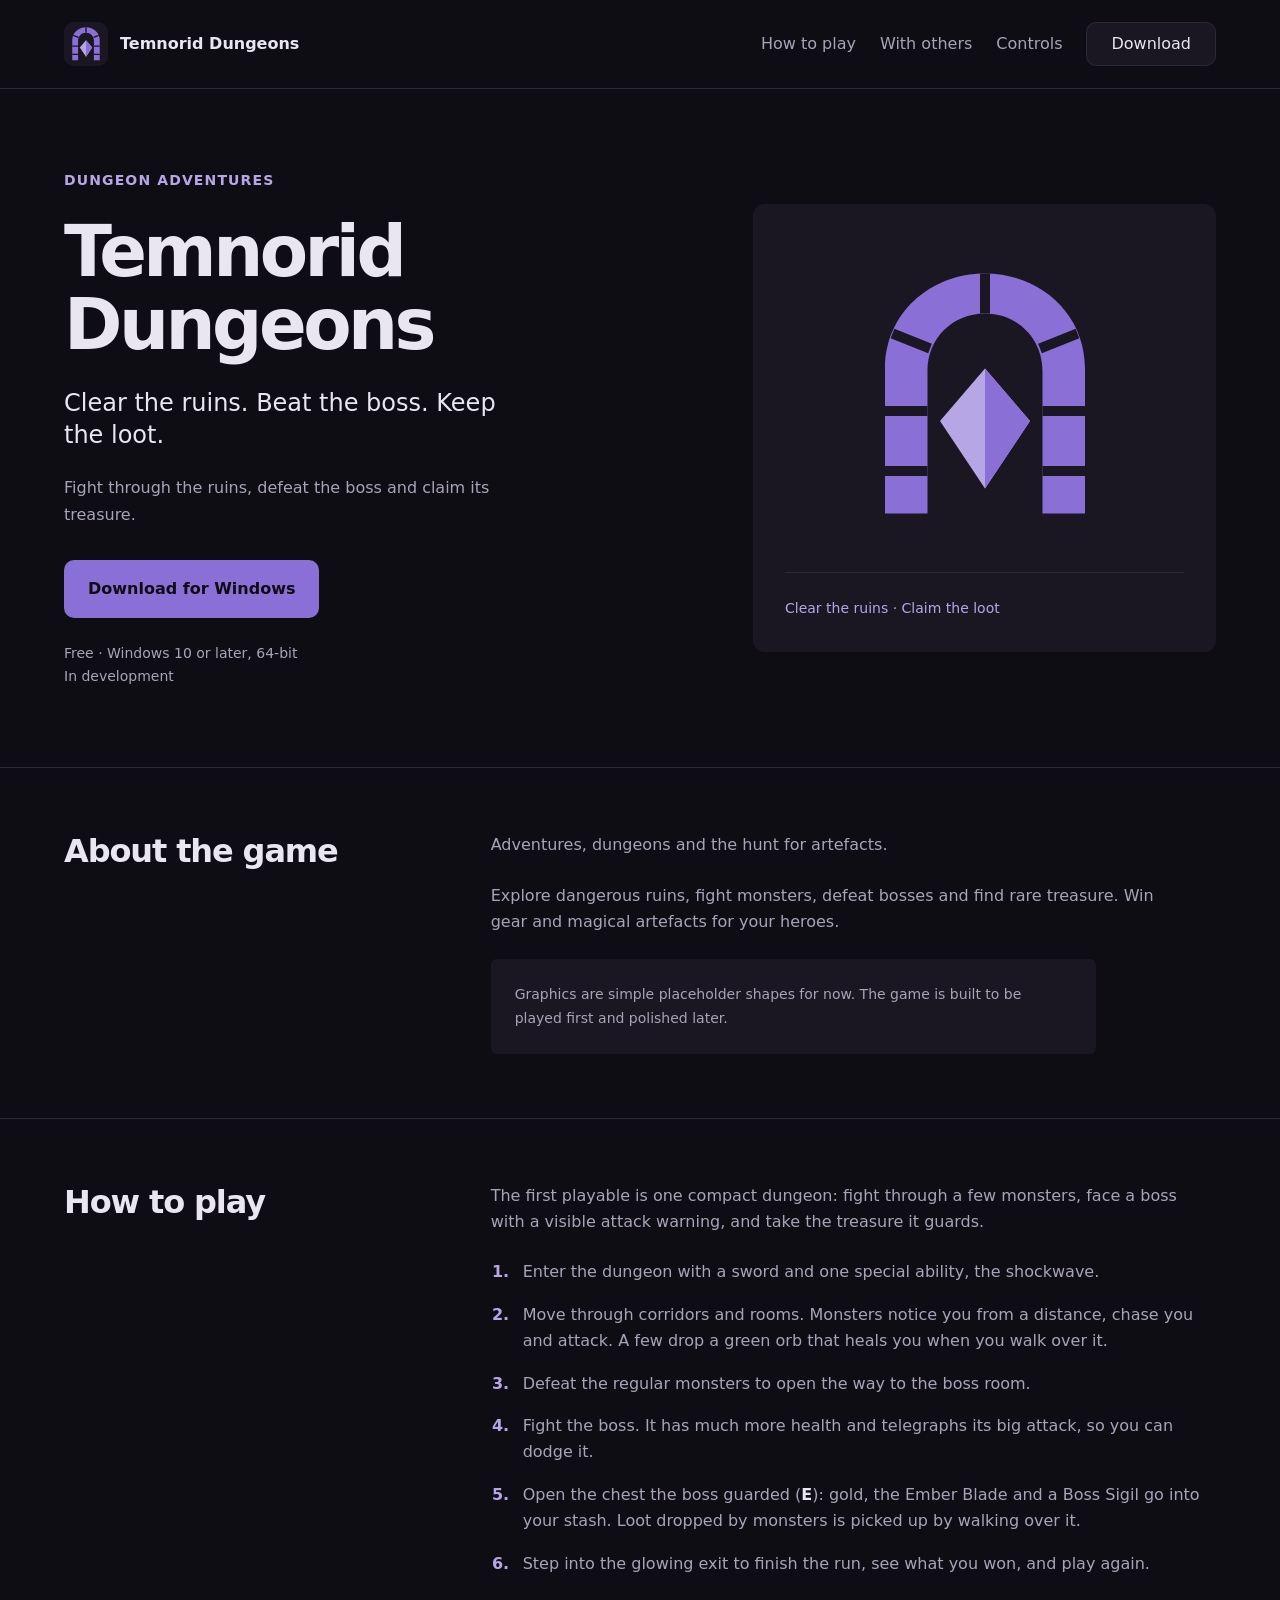
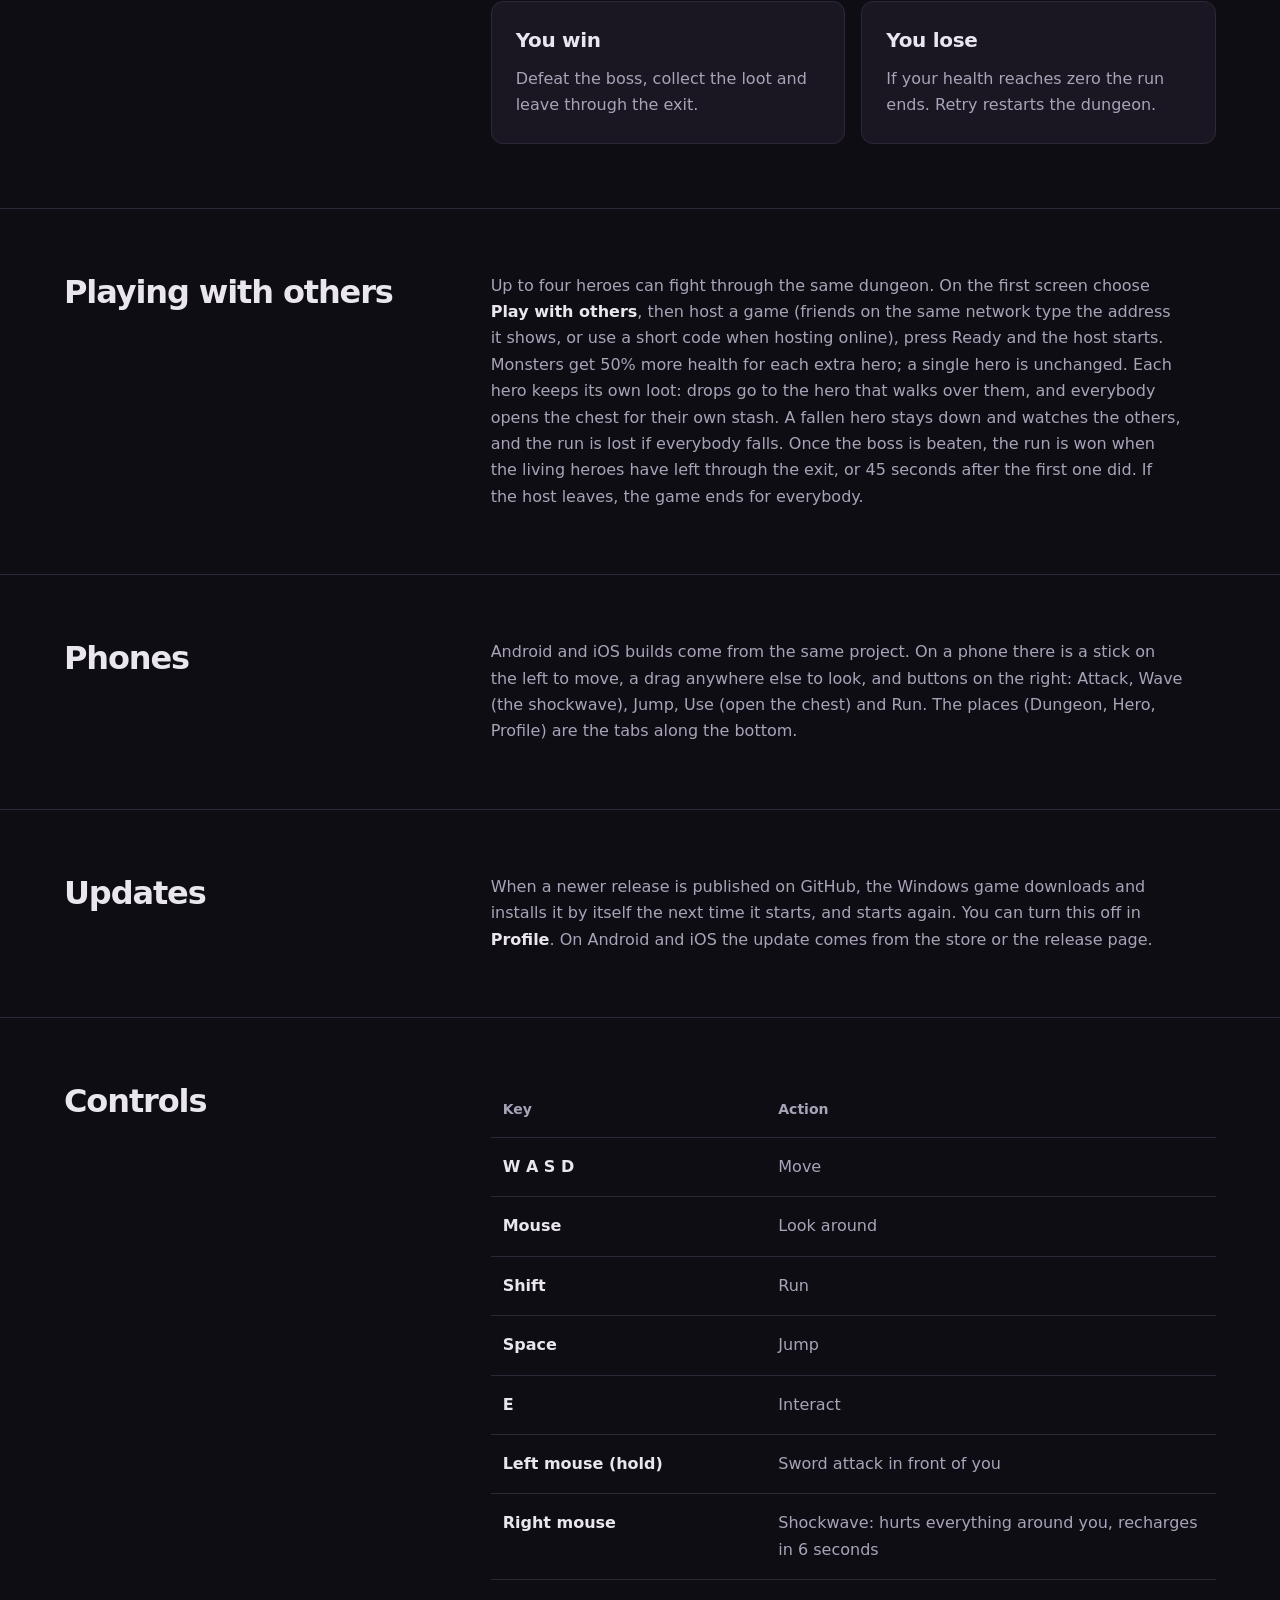
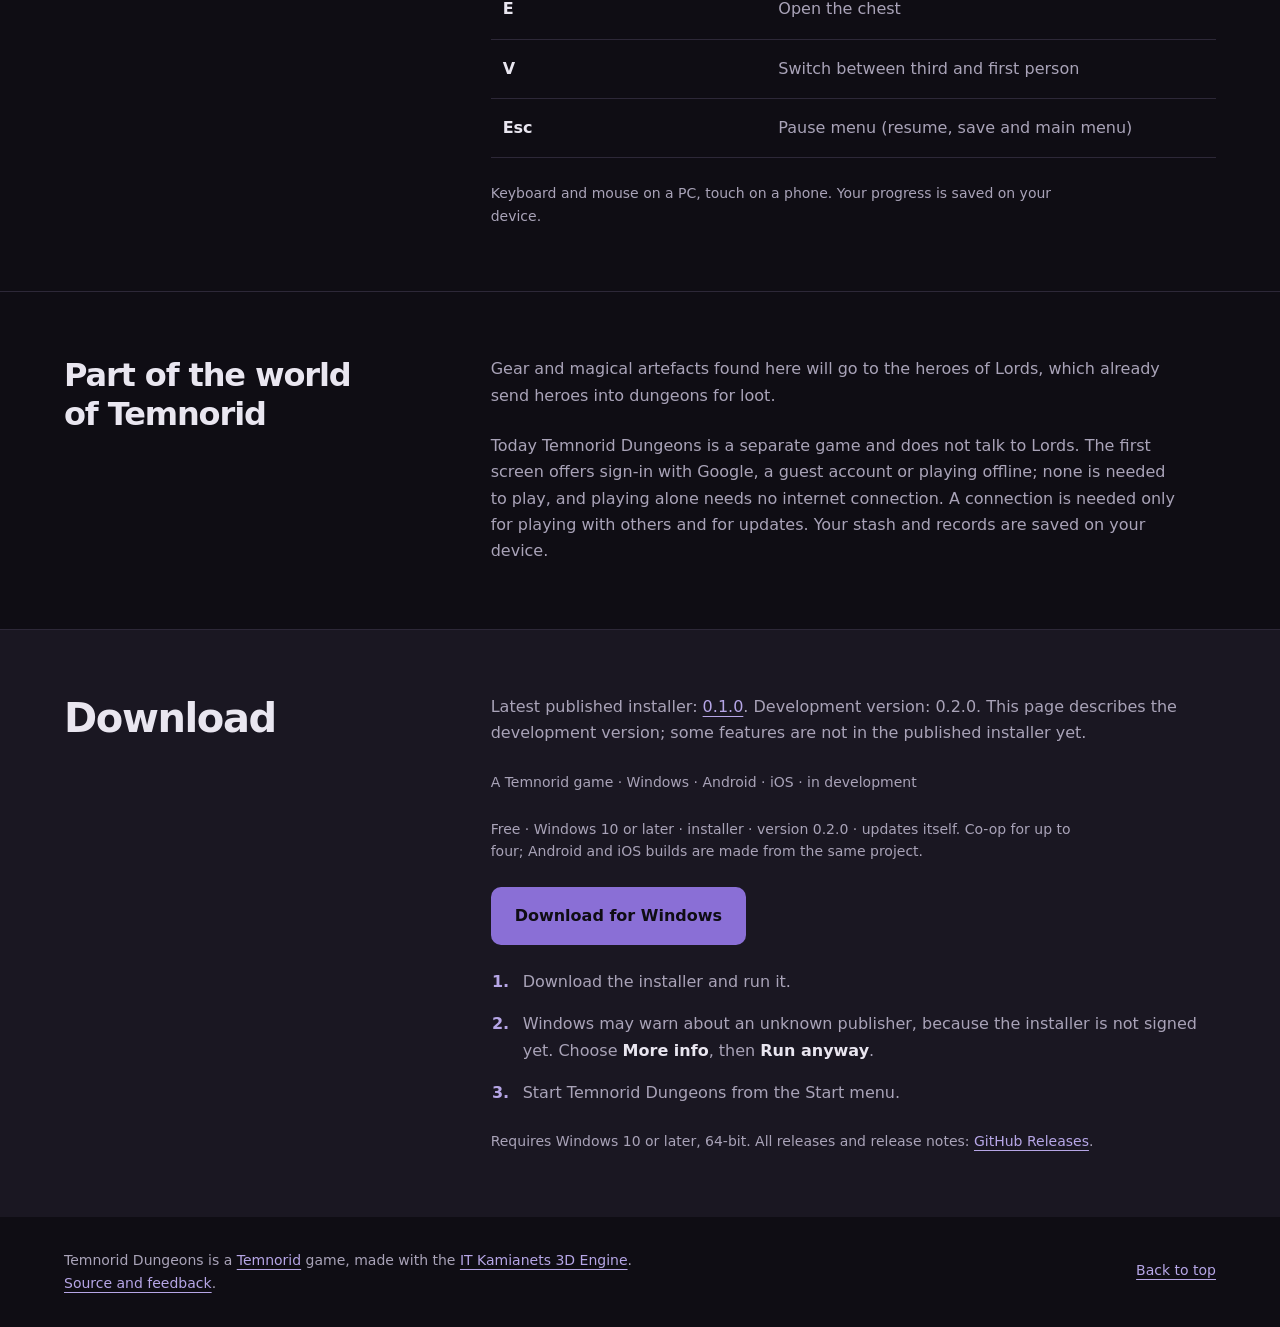
<file: docs/index.html>
<!doctype html>
<html lang="en">
<head>
	<meta charset="utf-8">
	<meta name="viewport" content="width=device-width, initial-scale=1">
	<title>Temnorid Dungeons</title>
	<meta name="description" content="Explore ruins, fight monsters and defeat the boss in Temnorid Dungeons. Collect gold and artefacts, solo or with up to three friends on Windows.">
	<link rel="canonical" href="https://dungeons.temnorid.com/">
	<link rel="icon" href="/favicon.ico" sizes="16x16 32x32 48x48">
	<link rel="icon" type="image/png" href="/favicon.png" sizes="48x48">
	<link rel="icon" type="image/svg+xml" href="/favicon.svg" sizes="any">
	<link rel="apple-touch-icon" href="/apple-touch-icon.png" sizes="180x180">
	<meta property="og:type" content="website">
	<meta property="og:site_name" content="Temnorid Dungeons">
	<meta property="og:title" content="Temnorid Dungeons">
	<meta property="og:description" content="Explore ruins, fight monsters and defeat the boss in Temnorid Dungeons. Collect gold and artefacts, solo or with up to three friends on Windows.">
	<meta property="og:url" content="https://dungeons.temnorid.com/">
	<meta property="og:locale" content="en_US">
	<meta property="og:image" content="https://dungeons.temnorid.com/seo-image.png">
	<meta property="og:image:type" content="image/png">
	<meta property="og:image:width" content="1200">
	<meta property="og:image:height" content="630">
	<meta property="og:image:alt" content="Temnorid Dungeons — Clear the ruins · Claim the loot">
	<meta name="twitter:card" content="summary_large_image">
	<meta name="twitter:title" content="Temnorid Dungeons">
	<meta name="twitter:description" content="Explore ruins, fight monsters and defeat the boss in Temnorid Dungeons. Collect gold and artefacts, solo or with up to three friends on Windows.">
	<meta name="twitter:image" content="https://dungeons.temnorid.com/seo-image.png">
	<meta name="twitter:image:alt" content="Temnorid Dungeons — Clear the ruins · Claim the loot">
	<meta name="theme-color" content="#0f0d14">
	<script type="application/ld+json">
{
  "@context": "https://schema.org",
  "@graph": [
    {
      "@type": "WebSite",
      "@id": "https://dungeons.temnorid.com/#website",
      "name": "Temnorid Dungeons",
      "url": "https://dungeons.temnorid.com/",
      "inLanguage": "en",
      "image": "https://dungeons.temnorid.com/seo-image.png",
      "about": {
        "@id": "https://dungeons.temnorid.com/#game"
      }
    },
    {
      "@type": "WebPage",
      "@id": "https://dungeons.temnorid.com/#webpage",
      "name": "Temnorid Dungeons",
      "url": "https://dungeons.temnorid.com/",
      "description": "Explore ruins, fight monsters and defeat the boss in Temnorid Dungeons. Collect gold and artefacts, solo or with up to three friends on Windows.",
      "isPartOf": {
        "@id": "https://dungeons.temnorid.com/#website"
      },
      "about": {
        "@id": "https://dungeons.temnorid.com/#game"
      },
      "primaryImageOfPage": {
        "@type": "ImageObject",
        "url": "https://dungeons.temnorid.com/seo-image.png",
        "width": 1200,
        "height": 630
      }
    },
    {
      "@type": "VideoGame",
      "@id": "https://dungeons.temnorid.com/#game",
      "name": "Temnorid Dungeons",
      "url": "https://dungeons.temnorid.com/",
      "description": "Explore ruins, fight monsters and defeat the boss in Temnorid Dungeons. Collect gold and artefacts, solo or with up to three friends on Windows.",
      "image": "https://dungeons.temnorid.com/seo-image.png",
      "thumbnailUrl": "https://dungeons.temnorid.com/logo.png",
      "genre": "Action RPG",
      "gamePlatform": "Windows",
      "operatingSystem": "Windows 10 or later, 64-bit",
      "softwareVersion": "0.1.0",
      "downloadUrl": "https://github.com/WebArtWork/dungeons.temnorid.com/releases/latest/download/Temnorid-Dungeons-Setup.exe",
      "releaseNotes": "https://github.com/WebArtWork/dungeons.temnorid.com/releases/tag/v0.1.0",
      "isAccessibleForFree": true,
      "inLanguage": "en",
      "publisher": {
        "@type": "Organization",
        "name": "Temnorid",
        "url": "https://temnorid.com/"
      }
    }
  ]
}
</script>
	<link rel="stylesheet" href="./site.css">
</head>
<body>
<a class="skip-link" href="#main">Skip to content</a>
	<header class="site">
		<div class="wrap">
			<a class="brand" href="./"><img src="./logo.svg" alt="" width="44" height="44">Temnorid Dungeons</a>
			<nav aria-label="Main">
				<a href="#play">How to play</a>
				<a href="#together">With others</a>
				<a href="#controls">Controls</a>
				<a href="#download">Download</a>
			</nav>
		</div>
	</header>

	<main id="main" tabindex="-1">
		<div class="hero"><div class="wrap hero-grid"><div class="hero-copy">
				<p class="eyebrow">Dungeon adventures</p>
				<h1>Temnorid Dungeons</h1>
				<p class="tagline">Clear the ruins. Beat the boss. Keep the loot.</p>
				<p class="lead">Fight through the ruins, defeat the boss and claim its treasure.</p>
				<a class="btn" href="https://github.com/WebArtWork/dungeons.temnorid.com/releases/latest/download/Temnorid-Dungeons-Setup.exe">Download for Windows</a>
				<p class="fine">Free · Windows 10 or later, 64-bit<br>In development</p>
			</div><figure class="brand-art"><img src="./logo.svg" alt="" width="1024" height="1024"><figcaption>Clear the ruins · Claim the loot</figcaption></figure></div></div>

		<section id="about" aria-labelledby="about-title"><div class="wrap section-grid"><div class="section-intro"><h2 id="about-title">About the game</h2></div><div class="section-body"><p>Adventures, dungeons and the hunt for artefacts.</p>
				<p>Explore dangerous ruins, fight monsters, defeat bosses and find rare treasure. Win gear and magical artefacts for your heroes.</p>
				<p class="note">Graphics are simple placeholder shapes for now. The game is built to be played first and polished later.</p>
			</div></div></section>

		<section id="play" aria-labelledby="play-title"><div class="wrap section-grid"><div class="section-intro"><h2 id="play-title">How to play</h2></div><div class="section-body">
				<p>The first playable is one compact dungeon: fight through a few monsters, face a boss with a visible attack warning, and take the treasure it guards.</p>
				<ol>
					<li>Enter the dungeon with a sword and one special ability, the shockwave.</li>
					<li>Move through corridors and rooms. Monsters notice you from a distance, chase you and attack. A few drop a green orb that heals you when you walk over it.</li>
					<li>Defeat the regular monsters to open the way to the boss room.</li>
					<li>Fight the boss. It has much more health and telegraphs its big attack, so you can dodge it.</li>
					<li>Open the chest the boss guarded (<strong>E</strong>): gold, the Ember Blade and a Boss Sigil go into your stash. Loot dropped by monsters is picked up by walking over it.</li>
					<li>Step into the glowing exit to finish the run, see what you won, and play again.</li>
				</ol>
				<div class="cards">
					<div class="card"><h3>You win</h3><p>Defeat the boss, collect the loot and leave through the exit.</p></div>
					<div class="card"><h3>You lose</h3><p>If your health reaches zero the run ends. Retry restarts the dungeon.</p></div>
				</div>
			</div></div></section>

		<section id="together" aria-labelledby="together-title"><div class="wrap section-grid"><div class="section-intro"><h2 id="together-title">Playing with others</h2></div><div class="section-body">
				<p>Up to four heroes can fight through the same dungeon. On the first screen choose <strong>Play with others</strong>, then host a game (friends on the same network type the address it shows, or use a short code when hosting online), press Ready and the host starts. Monsters get 50% more health for each extra hero; a single hero is unchanged. Each hero keeps its own loot: drops go to the hero that walks over them, and everybody opens the chest for their own stash. A fallen hero stays down and watches the others, and the run is lost if everybody falls. Once the boss is beaten, the run is won when the living heroes have left through the exit, or 45 seconds after the first one did. If the host leaves, the game ends for everybody.</p>
			</div></div></section>

		<section id="phones" aria-labelledby="phones-title"><div class="wrap section-grid"><div class="section-intro"><h2 id="phones-title">Phones</h2></div><div class="section-body">
				<p>Android and iOS builds come from the same project. On a phone there is a stick on the left to move, a drag anywhere else to look, and buttons on the right: Attack, Wave (the shockwave), Jump, Use (open the chest) and Run. The places (Dungeon, Hero, Profile) are the tabs along the bottom.</p>
			</div></div></section>

		<section id="updates" aria-labelledby="updates-title"><div class="wrap section-grid"><div class="section-intro"><h2 id="updates-title">Updates</h2></div><div class="section-body">
				<p>When a newer release is published on GitHub, the Windows game downloads and installs it by itself the next time it starts, and starts again. You can turn this off in <strong>Profile</strong>. On Android and iOS the update comes from the store or the release page.</p>
			</div></div></section>

		<section id="controls" aria-labelledby="controls-title"><div class="wrap section-grid"><div class="section-intro"><h2 id="controls-title">Controls</h2></div><div class="section-body">
				<table>
					<thead><tr><th scope="col">Key</th><th scope="col">Action</th></tr></thead>
					<tbody>
						<tr><td>W A S D</td><td>Move</td></tr>
						<tr><td>Mouse</td><td>Look around</td></tr>
						<tr><td>Shift</td><td>Run</td></tr>
						<tr><td>Space</td><td>Jump</td></tr>
						<tr><td>E</td><td>Interact</td></tr>
						<tr><td>Left mouse (hold)</td><td>Sword attack in front of you</td></tr>
						<tr><td>Right mouse</td><td>Shockwave: hurts everything around you, recharges in 6 seconds</td></tr><tr><td>E</td><td>Open the chest</td></tr><tr><td>V</td><td>Switch between third and first person</td></tr>
						<tr><td>Esc</td><td>Pause menu (resume, save and main menu)</td></tr>
					</tbody>
				</table>
				<p class="fine">Keyboard and mouse on a PC, touch on a phone. Your progress is saved on your device.</p>
			</div></div></section>

		<section id="lords" aria-labelledby="lords-title"><div class="wrap section-grid"><div class="section-intro"><h2 id="lords-title">Part of the world of Temnorid</h2></div><div class="section-body">
				<p>Gear and magical artefacts found here will go to the heroes of Lords, which already send heroes into dungeons for loot.</p>
				<p>Today Temnorid Dungeons is a separate game and does not talk to Lords. The first screen offers sign-in with Google, a guest account or playing offline; none is needed to play, and playing alone needs no internet connection. A connection is needed only for playing with others and for updates. Your stash and records are saved on your device.</p>
			</div></div></section>

		<section id="download" aria-labelledby="download-title"><div class="wrap section-grid"><div class="section-intro"><h2 id="download-title">Download</h2></div><div class="section-body"><p class="release-status">Latest published installer: <a href="https://github.com/WebArtWork/dungeons.temnorid.com/releases/tag/v0.1.0">0.1.0</a>. Development version: 0.2.0. This page describes the development version; some features are not in the published installer yet.</p><p class="release-meta">A Temnorid game · Windows · Android · iOS · in development</p><p class="fine">Free · Windows 10 or later · installer · version 0.2.0 · updates itself. Co-op for up to four; Android and iOS builds are made from the same project.</p>
				<p><a class="btn" href="https://github.com/WebArtWork/dungeons.temnorid.com/releases/latest/download/Temnorid-Dungeons-Setup.exe">Download for Windows</a></p>
				<ol>
					<li>Download the installer and run it.</li>
					<li>Windows may warn about an unknown publisher, because the installer is not signed yet. Choose <strong>More info</strong>, then <strong>Run anyway</strong>.</li>
					<li>Start Temnorid Dungeons from the Start menu.</li>
				</ol>
				<p class="fine">Requires Windows 10 or later, 64-bit. All releases and release notes: <a href="https://github.com/WebArtWork/dungeons.temnorid.com/releases">GitHub Releases</a>.</p>
			</div></div></section>
	</main>

	<footer>
		<div class="wrap">
			<p>Temnorid Dungeons is a <a href="https://temnorid.com">Temnorid</a> game, made with the <a href="https://3d.itkamianets.com">IT Kamianets 3D Engine</a>. <a href="https://github.com/WebArtWork/dungeons.temnorid.com">Source and feedback</a>.</p>
		<a class="back-top" href="#main">Back to top</a></div>
	</footer>
</body>
</html>
</file>
<file: docs/site.css>
:root { --accent: #8a6fd6; --bg: #0f0d14; --panel: #1a1722; --line: #2d2838; --text: #e9e6f0; --muted: #a9a3b8; --accent-soft: #b6a6e6; --button-text: #0f0d14; }

:root { color-scheme: dark; --radius: .75rem; }
* { box-sizing: border-box; }
html { scroll-padding-top: 7rem; }
body { margin: 0; background: var(--bg); color: var(--text); font: 1rem/1.65 system-ui,-apple-system,"Segoe UI",Roboto,sans-serif; }
a { color: var(--accent-soft); text-underline-offset: .25rem; }
a:hover { color: var(--text); }
:focus-visible { outline: .125rem solid var(--accent-soft); outline-offset: .25rem; }
::selection { background: var(--accent); color: var(--button-text); }
.wrap { width: min(100% - 3rem,72rem); margin-inline: auto; }
.skip-link { position: absolute; top: -6rem; left: 1.5rem; z-index: 4; background: var(--accent); color: var(--button-text); padding: .75rem 1.5rem; border-radius: .625rem; }
.skip-link:focus { top: 1rem; }
header.site { position: sticky; top: 0; z-index: 2; background: var(--bg); border-bottom: .0625rem solid var(--line); }
header.site .wrap { display: flex; align-items: center; justify-content: space-between; min-height: 5.5rem; gap: 1.5rem; }
.brand { display: inline-flex; align-items: center; gap: .75rem; font-weight: 700; text-decoration: none; color: var(--text); min-height: 2.75rem; }
.brand img { width: 2.75rem; height: 2.75rem; border-radius: .625rem; flex: none; }
nav { display: flex; align-items: center; gap: 1.5rem; }
nav a { display: inline-flex; align-items: center; justify-content: center; min-height: 2.75rem; text-decoration: none; color: var(--muted); }
nav a:last-child { border: .0625rem solid var(--line); border-radius: .625rem; background: var(--panel); color: var(--text); padding-inline: 1.5rem; }
nav a:last-child:hover { border-color: var(--accent); }
h1,h2,h3,p,figure { margin: 0; }
h1,h2,h3 { text-wrap: balance; }
.hero { padding-block: 5rem; }
.hero-grid { display: grid; grid-template-columns: minmax(0,1.35fr) minmax(0,1fr); align-items: center; gap: 4rem; }
.eyebrow { color: var(--accent-soft); font-size: .875rem; font-weight: 600; letter-spacing: .08em; text-transform: uppercase; margin-bottom: 1.5rem; }
h1 { font-size: clamp(3rem,5.5vw,5rem); line-height: 1.04; letter-spacing: -.05em; font-weight: 700; }
.tagline { font-size: 1.5rem; line-height: 1.35; margin-top: 1.5rem; max-width: 30ch; }
.lead { color: var(--muted); max-width: 48ch; margin-top: 1.5rem; }
.hero .btn { margin-top: 2rem; }
.btn { display: inline-flex; align-items: center; justify-content: center; min-height: 3.5rem; padding: 1rem 1.5rem; border-radius: .625rem; background: var(--accent); color: var(--button-text); font-weight: 700; text-decoration: none; text-align: center; max-width: 100%; overflow-wrap: anywhere; }
.btn:hover { background: var(--accent-soft); color: var(--bg); }
.fine { font-size: .875rem; color: var(--muted); line-height: 1.6; }
.hero .fine { margin-top: 1.5rem; }
.brand-art { background: var(--panel); padding: 2rem; border-radius: var(--radius); }
.brand-art img { display: block; width: 100%; max-width: 20rem; height: auto; margin-inline: auto; }
.brand-art figcaption { font-size: .875rem; color: var(--accent-soft); border-top: .0625rem solid var(--line); padding-top: 1.5rem; margin-top: 1rem; }
section { padding-block: 4rem; border-top: .0625rem solid var(--line); }
.section-grid { display: grid; grid-template-columns: minmax(0,1fr) minmax(0,2fr); gap: 4rem; align-items: start; }
h2 { font-size: 2rem; line-height: 1.2; letter-spacing: -.035em; }
h3 { font-size: 1.25rem; line-height: 1.4; font-weight: 600; letter-spacing: -.015em; }
.section-body { min-width: 0; }
.section-body > * + * { margin-top: 1.5rem; }
.section-body > h3 { margin-top: 2rem; }
.section-body p { max-width: 68ch; color: var(--muted); }
.section-body strong { color: var(--text); font-weight: 600; }
ol,ul { padding-left: 1.5rem; margin: 0; color: var(--muted); }
li { padding-left: .25rem; margin-bottom: .75rem; }
li::marker { color: var(--accent-soft); font-weight: 600; }
ol li { padding-left: .5rem; margin-bottom: 1rem; }
.cards { display: grid; grid-template-columns: repeat(auto-fit,minmax(min(100%,15rem),1fr)); gap: 1rem; }
.card { display: flex; flex-direction: column; padding: 1.5rem; background: var(--panel); border: .0625rem solid var(--line); border-radius: var(--radius); }
.card p { flex: 1; margin-top: .75rem; }
.note { background: var(--panel); padding: 1.5rem; border-radius: .375rem; font-size: .875rem; }
table { width: 100%; border-collapse: collapse; text-align: left; }
caption { color: var(--muted); font-size: .875rem; text-align: left; margin-bottom: 1rem; }
th,td { padding: 1rem .75rem; border-bottom: .0625rem solid var(--line); vertical-align: top; overflow-wrap: anywhere; }
thead th { color: var(--muted); font-weight: 600; font-size: .875rem; }
td { color: var(--muted); }
td:first-child { color: var(--text); font-weight: 600; width: 38%; }
.shot { background: var(--panel); padding: 1.5rem; border-radius: var(--radius); color: var(--muted); font-size: .875rem; }
.release-meta { color: var(--accent-soft); font-size: .875rem; }
#download { background: var(--panel); }
#download .section-intro h2 { font-size: 2.5rem; }
footer { color: var(--muted); font-size: .875rem; padding-block: 2rem; }
footer .wrap { display: flex; flex-wrap: wrap; justify-content: space-between; align-items: start; gap: 1.5rem; }
footer p { max-width: 68ch; }
.back-top { display: inline-flex; align-items: center; min-height: 2.75rem; }
@media (max-width:900px) { .hero-grid,.section-grid { gap: 2rem; } .brand-art { padding: 1.5rem; } nav { gap: 1rem; } }
@media (max-width:700px) {
 html { scroll-padding-top: 1.5rem; }
 header.site { position: relative; }
 header.site .wrap { flex-wrap: wrap; gap: 0; padding-top: 1rem; }
 .brand { padding-bottom: .75rem; }
 nav { width: 100%; flex-wrap: wrap; justify-content: space-between; gap: .5rem; border-top: .0625rem solid var(--line); padding-block: .5rem; }
 nav a { flex: 1; padding-inline: .25rem; text-align: center; }
 nav:has(a:nth-child(4)) { display: grid; grid-template-columns: repeat(2,minmax(0,1fr)); gap: .25rem .75rem; }
 nav a:last-child { padding-inline: .75rem; }
 .hero { padding-block: 3rem; }
 .hero-grid,.section-grid { grid-template-columns: minmax(0,1fr); gap: 2rem; }
 h1 { font-size: clamp(2.75rem,11vw,4rem); }
 .hero .btn { display: flex; width: 100%; }
 .brand-art img { max-width: 12rem; }
 section { padding-block: 3rem; }
 .cards { grid-template-columns: minmax(0,1fr); }
 th,td { padding: .75rem .5rem; }
 footer .wrap { flex-direction: column; }
}
@media (prefers-reduced-motion:no-preference) { html { scroll-behavior: smooth; } }
</file>
